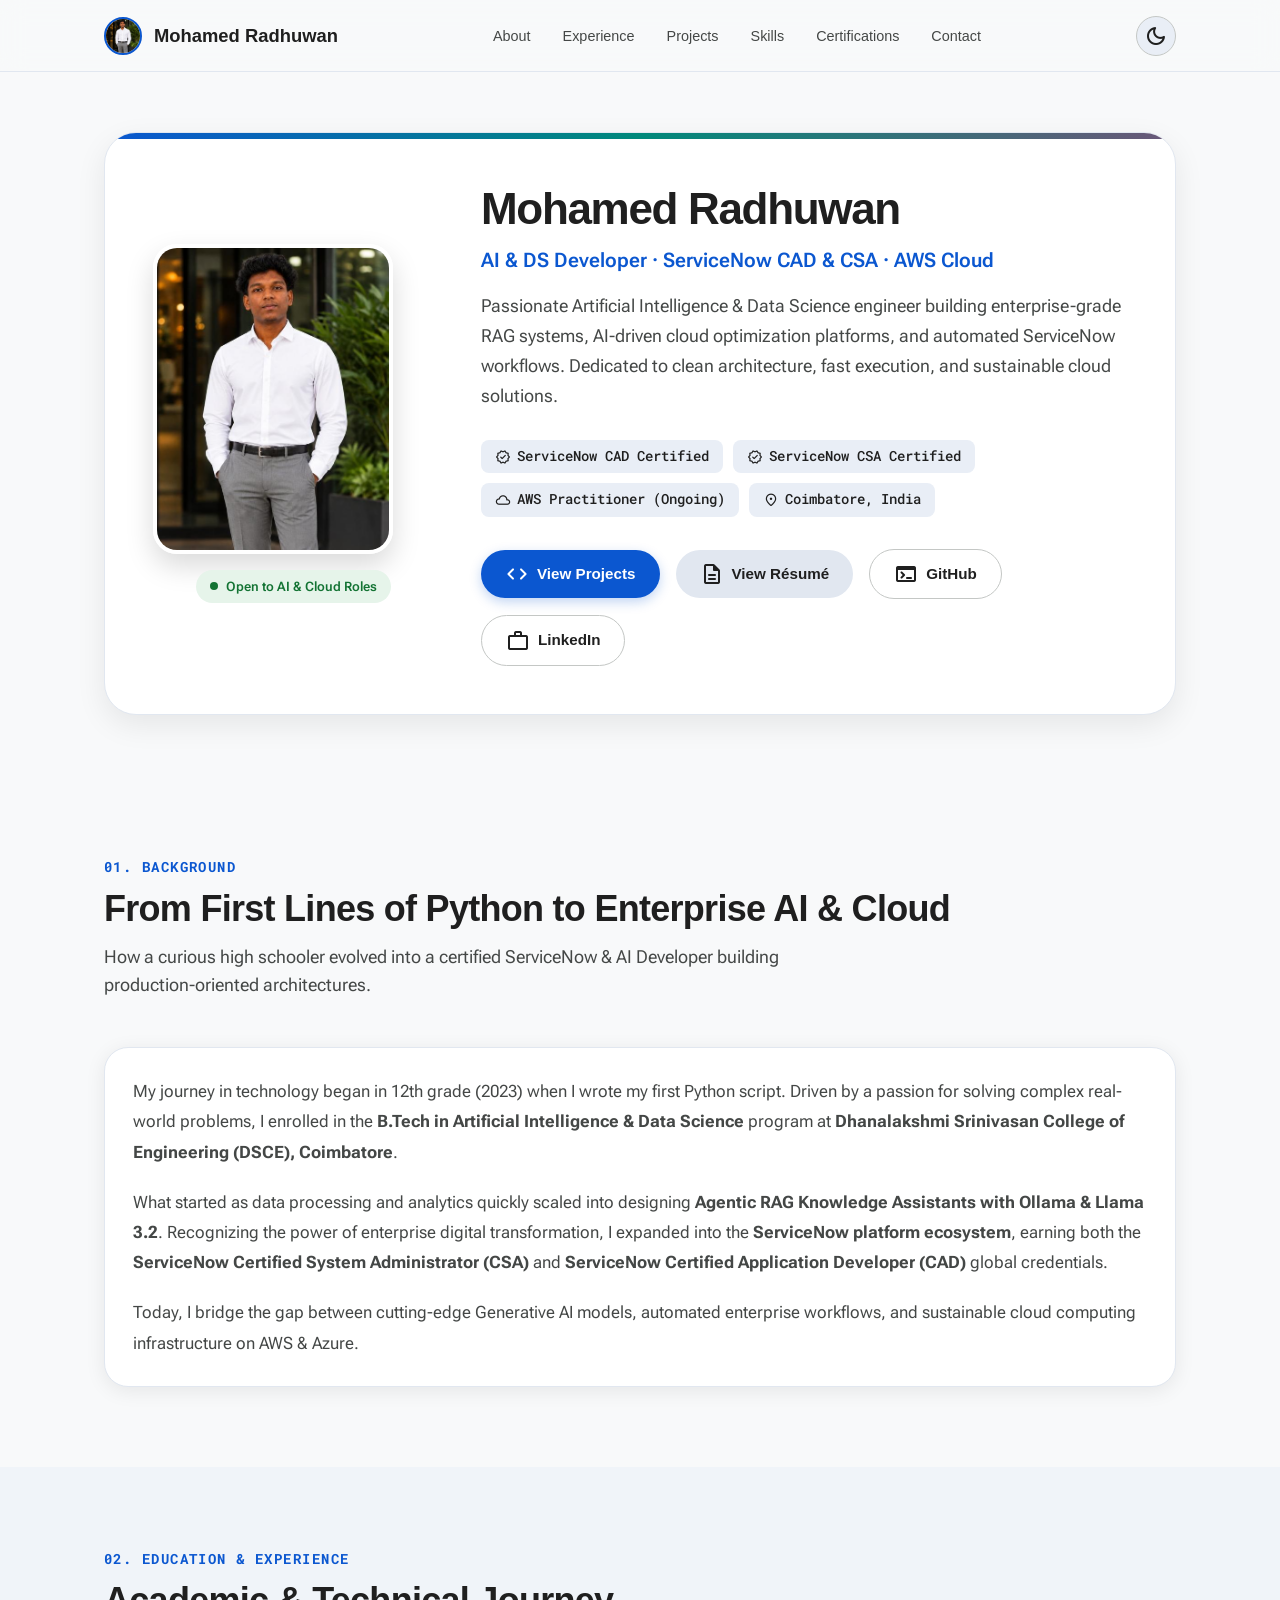
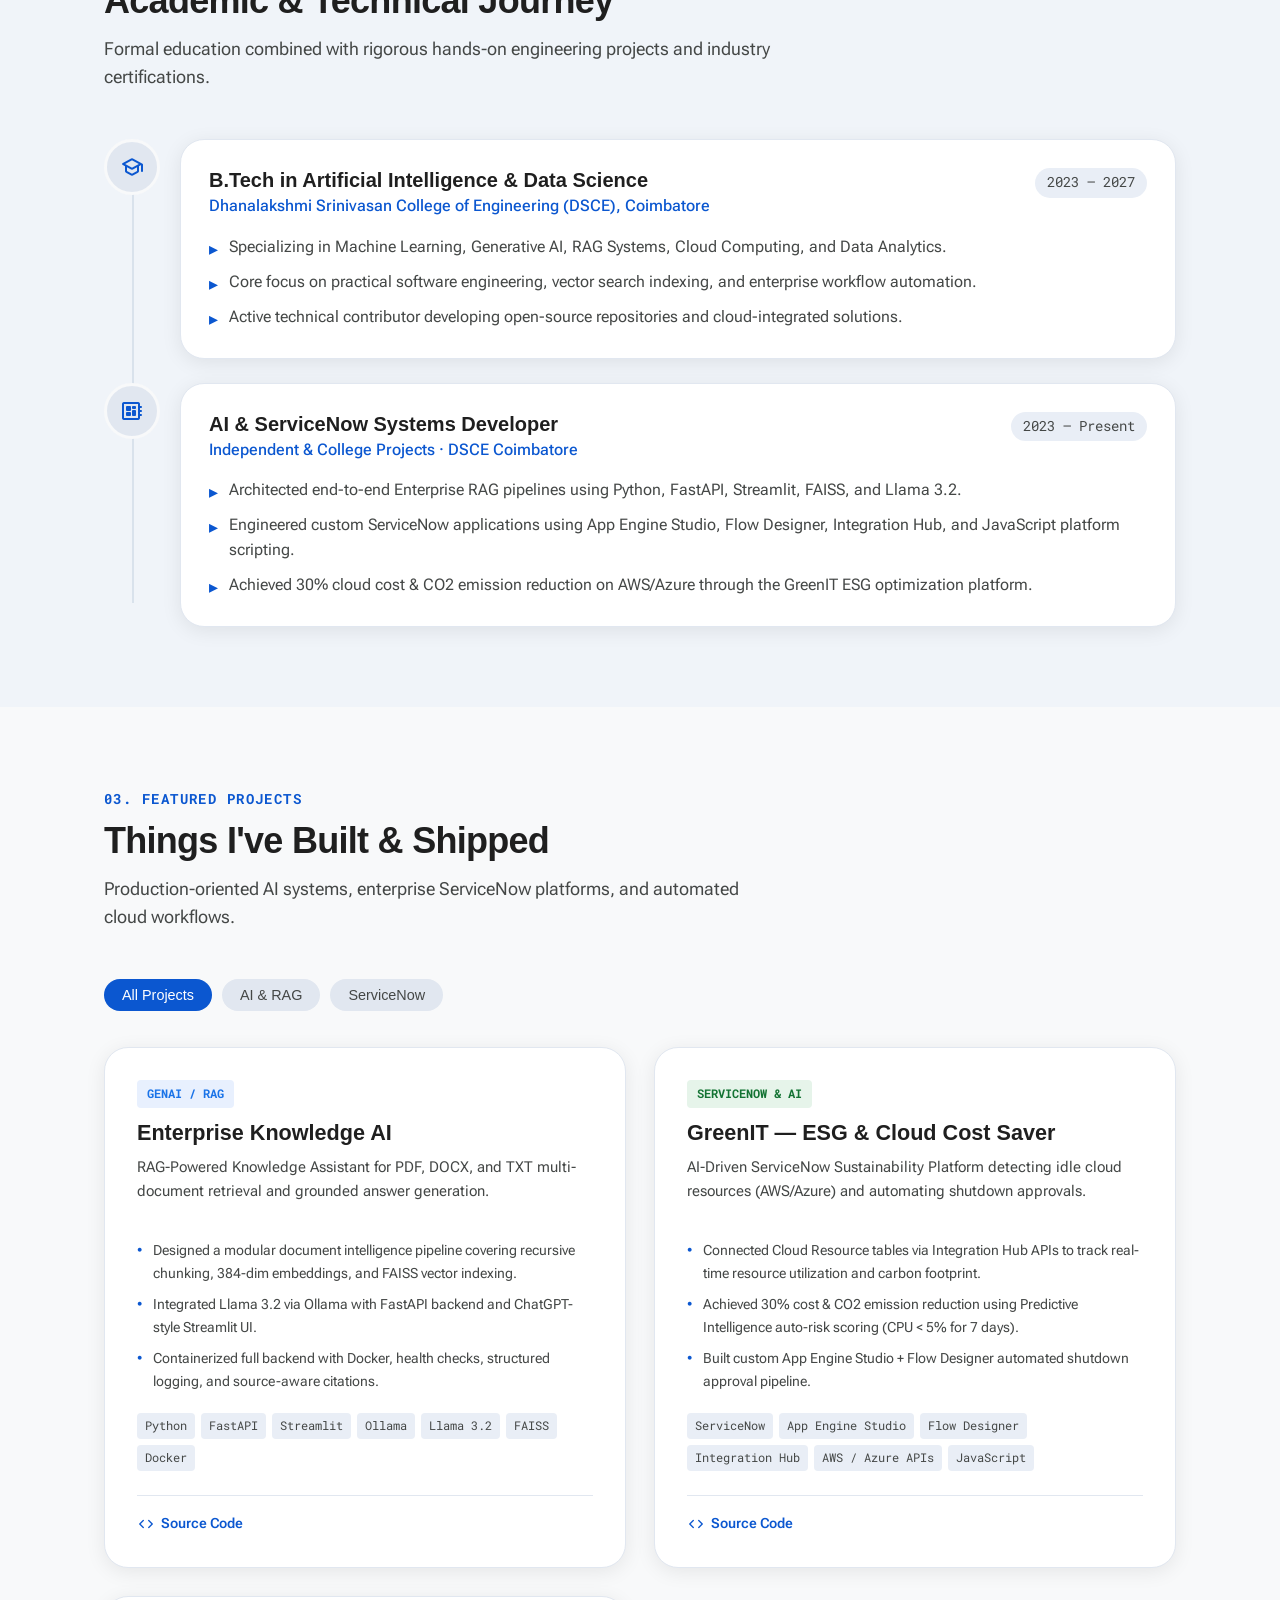
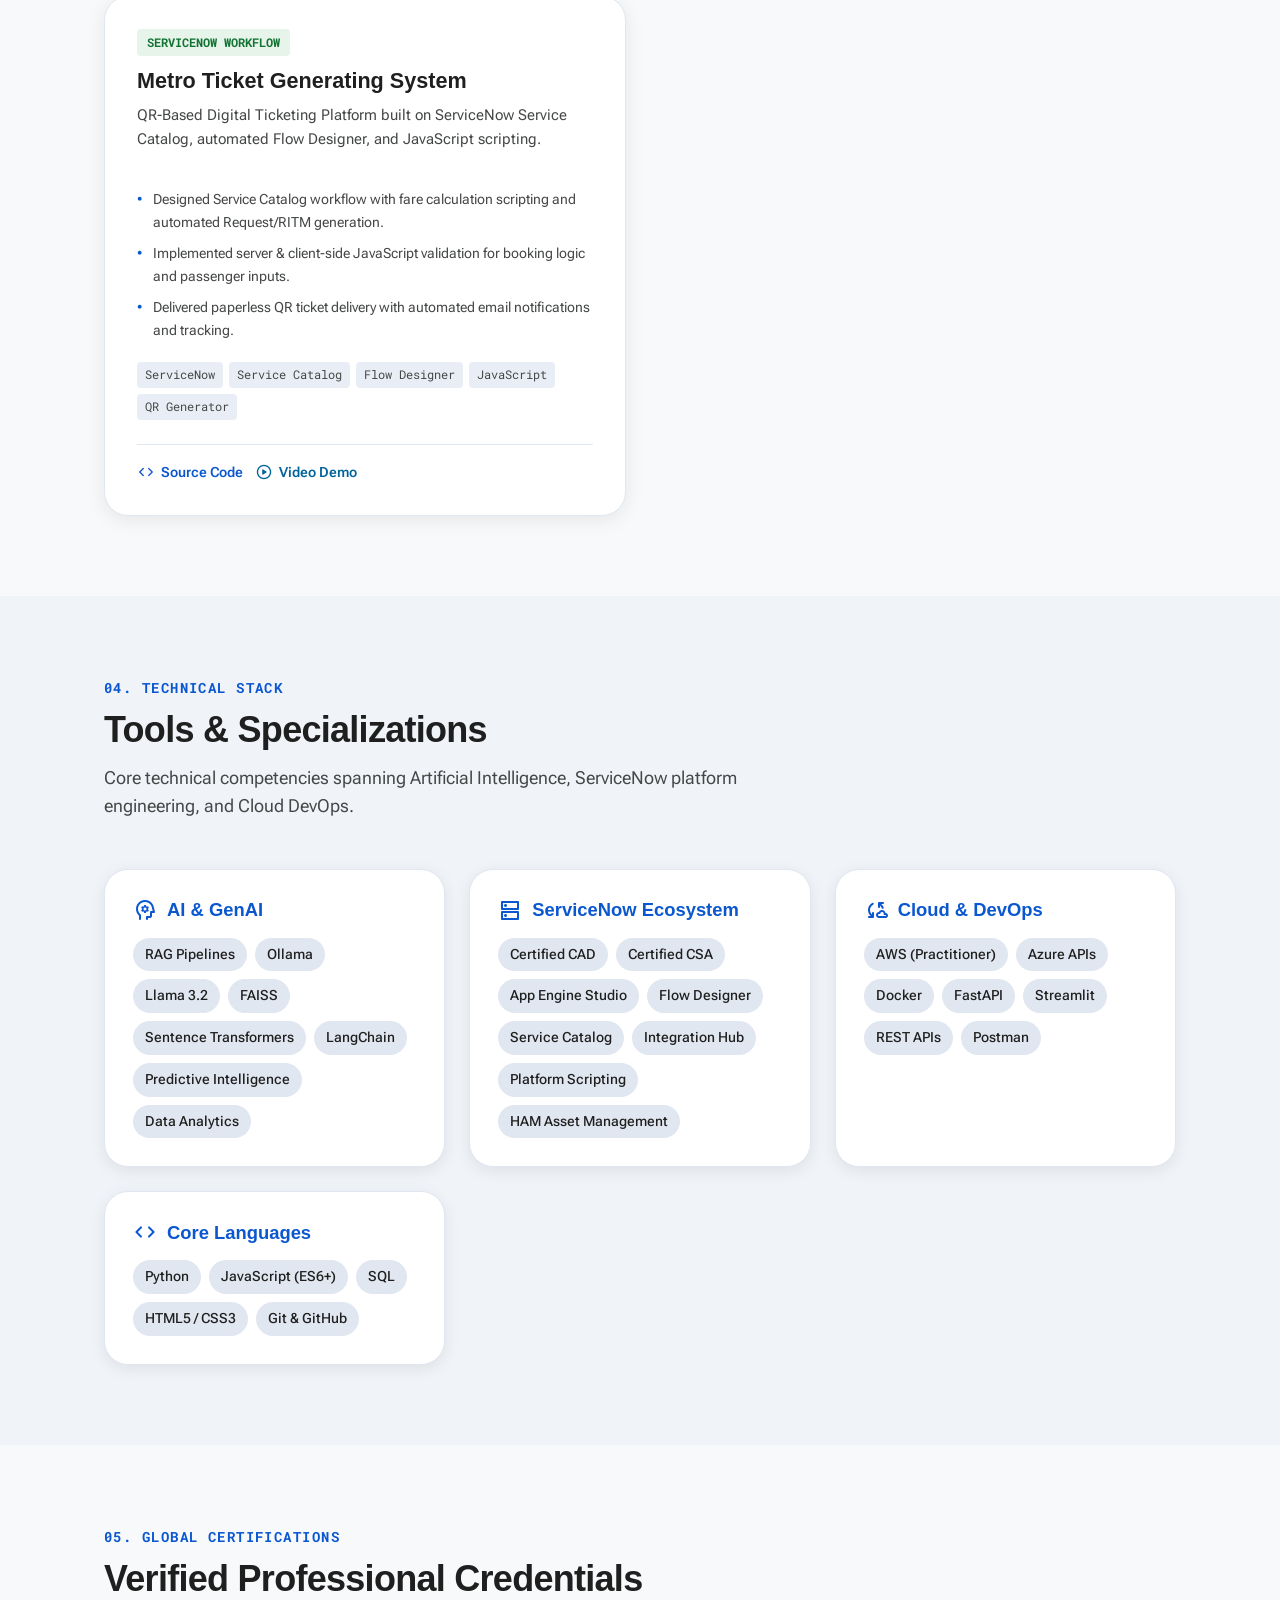
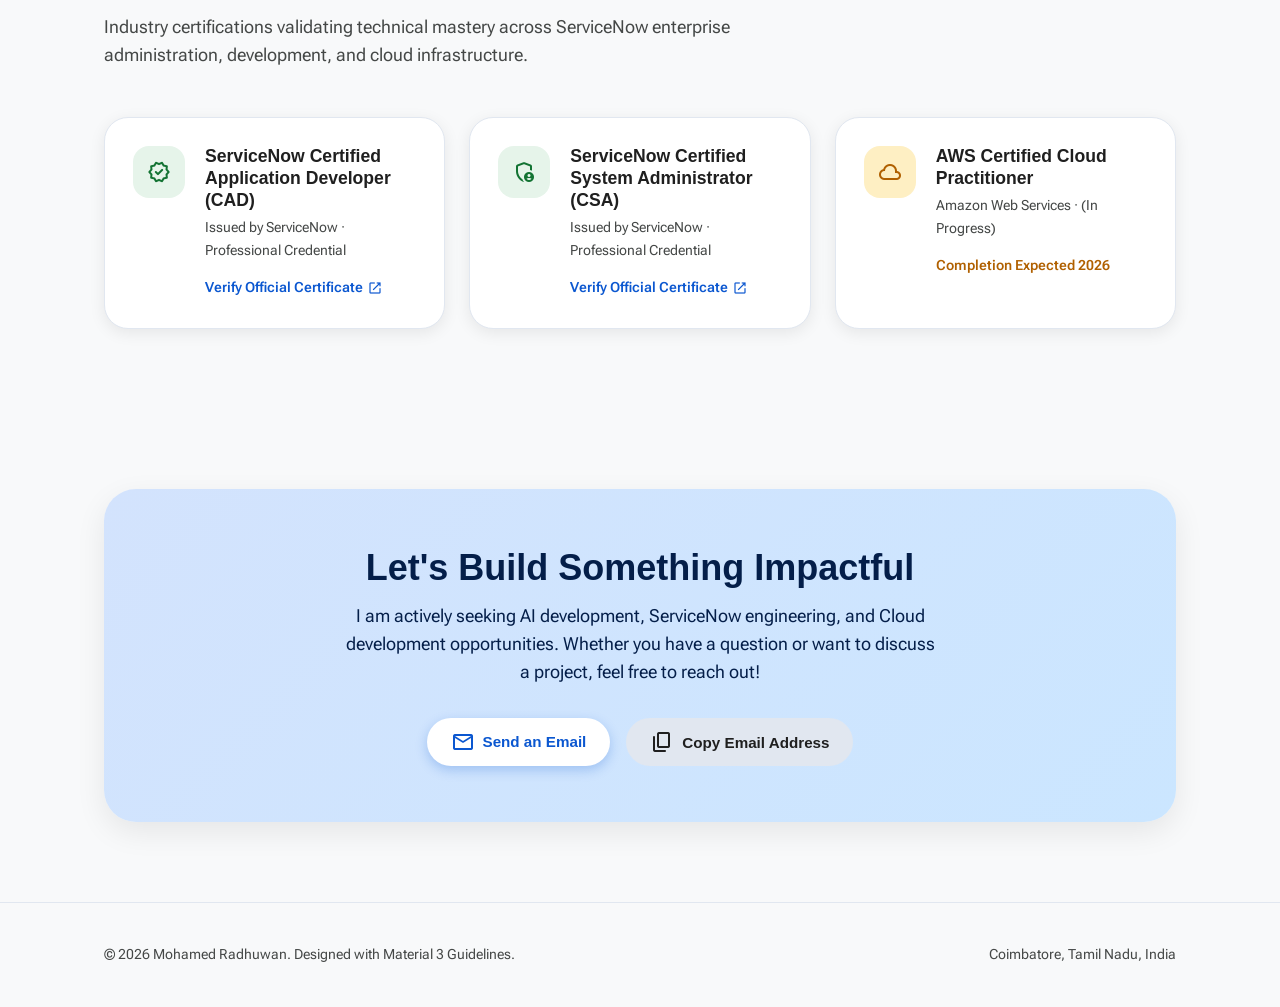
<file: index.html>
<!DOCTYPE html>
<html lang="en" data-theme="light">
<head>
  <meta charset="UTF-8" />
  <meta name="viewport" content="width=device-width, initial-scale=1.0" />
  
  <!-- Primary Meta Tags -->
  <title>Mohamed Radhuwan — AI/ML Developer & ServiceNow Certified Developer</title>
  <meta name="description" content="Mohamed Radhuwan — AI/ML Developer & ServiceNow Certified Application Developer (CAD, CSA). Specializing in RAG, Agentic AI, ServiceNow Flow Automation, and AWS Cloud." />
  <meta name="author" content="Mohamed Radhuwan" />
  <meta name="keywords" content="Mohamed Radhuwan, AI Developer, ServiceNow CAD, ServiceNow CSA, RAG, Ollama, Llama 3.2, Python, FastAPI, AWS, GreenIT, DSCE Coimbatore" />
  <meta name="robots" content="index, follow" />

  <!-- OpenGraph / Social Media -->
  <meta property="og:type" content="website" />
  <meta property="og:title" content="Mohamed Radhuwan — AI/ML Developer & ServiceNow Certified Developer" />
  <meta property="og:description" content="Building Intelligent AI Systems, ServiceNow Workflow Automations & Enterprise Cloud Solutions." />
  <meta property="og:image" content="assets/images/profile.jpg" />
  <meta property="og:url" content="https://mohamedradhuwan.github.io/" />

  <!-- Structured Data (Schema.org Person) -->
  <script type="application/ld+json">
  {
    "@context": "https://schema.org",
    "@type": "Person",
    "name": "Mohamed Radhuwan",
    "jobTitle": "AI/ML Developer & ServiceNow Certified Developer",
    "url": "https://mohamedradhuwan.github.io/",
    "image": "assets/images/profile.jpg",
    "email": "mailto:mohamedradhuwan07@gmail.com",
    "address": {
      "@type": "PostalAddress",
      "addressLocality": "Coimbatore",
      "addressRegion": "Tamil Nadu",
      "addressCountry": "IN"
    },
    "alumniOf": {
      "@type": "EducationalOrganization",
      "name": "Dhanalakshmi Srinivasan College of Engineering, Coimbatore"
    },
    "hasCredential": [
      {
        "@type": "EducationalOccupationalCredential",
        "name": "ServiceNow Certified Application Developer (CAD)"
      },
      {
        "@type": "EducationalOccupationalCredential",
        "name": "ServiceNow Certified System Administrator (CSA)"
      }
    ],
    "sameAs": [
      "https://github.com/MohamedRadhuwan",
      "https://www.linkedin.com/in/mohamed-radhuwan-4238a5309"
    ]
  }
  </script>

  <!-- Google Fonts & Material Icons -->
  <link rel="preconnect" href="https://fonts.googleapis.com" />
  <link rel="preconnect" href="https://fonts.gstatic.com" crossorigin />
  <link href="https://fonts.googleapis.com/css2?family=Google+Sans:wght@400;500;700&family=Roboto+Flex:wght@300;400;500;600;700&family=Roboto+Mono:wght@400;500;600&display=swap" rel="stylesheet" />
  <link rel="stylesheet" href="https://fonts.googleapis.com/css2?family=Material+Symbols+Rounded:opsz,wght,FILL,GRAD@24,400,0,0" />

  <!-- Custom Stylesheet -->
  <link rel="stylesheet" href="assets/css/styles.css" />
</head>
<body>

  <!-- ─── Header / Navigation Bar ────────────────────────────────────────── -->
  <header class="appbar">
    <div class="container appbar-inner">
      <a href="#" class="brand">
        <img src="assets/images/profile.jpg" alt="Mohamed Radhuwan Avatar" class="brand-avatar" />
        <span>Mohamed Radhuwan</span>
      </a>

      <nav>
        <ul class="nav-links" id="navLinks">
          <li><a href="#about" class="nav-link">About</a></li>
          <li><a href="#experience" class="nav-link">Experience</a></li>
          <li><a href="#projects" class="nav-link">Projects</a></li>
          <li><a href="#skills" class="nav-link">Skills</a></li>
          <li><a href="#certifications" class="nav-link">Certifications</a></li>
          <li><a href="#contact" class="nav-link">Contact</a></li>
        </ul>
      </nav>

      <div class="nav-actions">
        <button id="themeToggleBtn" class="theme-toggle-btn" aria-label="Toggle Theme">
          <span class="material-symbols-rounded" id="themeIcon">dark_mode</span>
        </button>
        <button id="mobileMenuBtn" class="mobile-menu-btn" aria-label="Toggle Mobile Menu">
          <span class="material-symbols-rounded">menu</span>
        </button>
      </div>
    </div>
  </header>

  <!-- ─── Hero Section ───────────────────────────────────────────────────── -->
  <section class="hero-section">
    <div class="container">
      <div class="hero-card">
        <div class="hero-image-wrapper">
          <img src="assets/images/profile.jpg" alt="Mohamed Radhuwan" class="hero-avatar" />
          <div class="status-badge">
            <span class="pulse-dot"></span> Open to AI & Cloud Roles
          </div>
        </div>

        <div class="hero-content">
          <h1>Mohamed Radhuwan</h1>
          <div class="hero-title">AI & DS Developer · ServiceNow CAD & CSA · AWS Cloud</div>
          
          <p class="hero-bio">
            Passionate Artificial Intelligence & Data Science engineer building enterprise-grade RAG systems, AI-driven cloud optimization platforms, and automated ServiceNow workflows. Dedicated to clean architecture, fast execution, and sustainable cloud solutions.
          </p>

          <div class="hero-badges">
            <span class="hero-chip"><span class="material-symbols-rounded" style="font-size: 16px;">verified</span> ServiceNow CAD Certified</span>
            <span class="hero-chip"><span class="material-symbols-rounded" style="font-size: 16px;">verified</span> ServiceNow CSA Certified</span>
            <span class="hero-chip"><span class="material-symbols-rounded" style="font-size: 16px;">cloud</span> AWS Practitioner (Ongoing)</span>
            <span class="hero-chip"><span class="material-symbols-rounded" style="font-size: 16px;">location_on</span> Coimbatore, India</span>
          </div>

          <div class="hero-actions">
            <a href="#projects" class="btn btn-primary">
              <span class="material-symbols-rounded">code</span> View Projects
            </a>
            <a href="resume.html" target="_blank" class="btn btn-secondary">
              <span class="material-symbols-rounded">description</span> View Résumé
            </a>
            <a href="https://github.com/MohamedRadhuwan" target="_blank" rel="noopener" class="btn btn-outline">
              <span class="material-symbols-rounded">terminal</span> GitHub
            </a>
            <a href="https://www.linkedin.com/in/mohamed-radhuwan-4238a5309" target="_blank" rel="noopener" class="btn btn-outline">
              <span class="material-symbols-rounded">work</span> LinkedIn
            </a>
          </div>
        </div>
      </div>
    </div>
  </section>

  <!-- ─── Section 01: About Me ───────────────────────────────────────────── -->
  <section id="about" class="section">
    <div class="container">
      <div class="section-header">
        <span class="section-num">01. Background</span>
        <h2 class="section-title">From First Lines of Python to Enterprise AI & Cloud</h2>
        <p class="section-dek">How a curious high schooler evolved into a certified ServiceNow & AI Developer building production-oriented architectures.</p>
      </div>

      <div class="timeline-card">
        <p style="font-size: 1.05rem; line-height: 1.8; color: var(--md-sys-color-on-surface-variant); margin-bottom: 20px;">
          My journey in technology began in 12th grade (2023) when I wrote my first Python script. Driven by a passion for solving complex real-world problems, I enrolled in the <strong>B.Tech in Artificial Intelligence & Data Science</strong> program at <strong>Dhanalakshmi Srinivasan College of Engineering (DSCE), Coimbatore</strong>.
        </p>
        <p style="font-size: 1.05rem; line-height: 1.8; color: var(--md-sys-color-on-surface-variant); margin-bottom: 20px;">
          What started as data processing and analytics quickly scaled into designing <strong>Agentic RAG Knowledge Assistants with Ollama & Llama 3.2</strong>. Recognizing the power of enterprise digital transformation, I expanded into the <strong>ServiceNow platform ecosystem</strong>, earning both the <strong>ServiceNow Certified System Administrator (CSA)</strong> and <strong>ServiceNow Certified Application Developer (CAD)</strong> global credentials.
        </p>
        <p style="font-size: 1.05rem; line-height: 1.8; color: var(--md-sys-color-on-surface-variant);">
          Today, I bridge the gap between cutting-edge Generative AI models, automated enterprise workflows, and sustainable cloud computing infrastructure on AWS & Azure.
        </p>
      </div>
    </div>
  </section>

  <!-- ─── Section 02: Experience & Education ─────────────────────────────── -->
  <section id="experience" class="section" style="background: var(--md-sys-color-surface-container-low);">
    <div class="container">
      <div class="section-header">
        <span class="section-num">02. Education & Experience</span>
        <h2 class="section-title">Academic & Technical Journey</h2>
        <p class="section-dek">Formal education combined with rigorous hands-on engineering projects and industry certifications.</p>
      </div>

      <div class="timeline">
        <!-- Education Entry -->
        <div class="timeline-item">
          <div class="timeline-icon">
            <span class="material-symbols-rounded">school</span>
          </div>
          <div class="timeline-card">
            <div class="timeline-header">
              <div>
                <h3 class="timeline-role">B.Tech in Artificial Intelligence & Data Science</h3>
                <div class="timeline-org">Dhanalakshmi Srinivasan College of Engineering (DSCE), Coimbatore</div>
              </div>
              <span class="timeline-date">2023 – 2027</span>
            </div>
            <ul class="timeline-bullets">
              <li>Specializing in Machine Learning, Generative AI, RAG Systems, Cloud Computing, and Data Analytics.</li>
              <li>Core focus on practical software engineering, vector search indexing, and enterprise workflow automation.</li>
              <li>Active technical contributor developing open-source repositories and cloud-integrated solutions.</li>
            </ul>
          </div>
        </div>

        <!-- Practical Engineering Role -->
        <div class="timeline-item">
          <div class="timeline-icon">
            <span class="material-symbols-rounded">developer_board</span>
          </div>
          <div class="timeline-card">
            <div class="timeline-header">
              <div>
                <h3 class="timeline-role">AI & ServiceNow Systems Developer</h3>
                <div class="timeline-org">Independent & College Projects · DSCE Coimbatore</div>
              </div>
              <span class="timeline-date">2023 – Present</span>
            </div>
            <ul class="timeline-bullets">
              <li>Architected end-to-end Enterprise RAG pipelines using Python, FastAPI, Streamlit, FAISS, and Llama 3.2.</li>
              <li>Engineered custom ServiceNow applications using App Engine Studio, Flow Designer, Integration Hub, and JavaScript platform scripting.</li>
              <li>Achieved 30% cloud cost & CO2 emission reduction on AWS/Azure through the GreenIT ESG optimization platform.</li>
            </ul>
          </div>
        </div>
      </div>
    </div>
  </section>

  <!-- ─── Section 03: Projects Showcase ─────────────────────────────────── -->
  <section id="projects" class="section">
    <div class="container">
      <div class="section-header">
        <span class="section-num">03. Featured Projects</span>
        <h2 class="section-title">Things I've Built & Shipped</h2>
        <p class="section-dek">Production-oriented AI systems, enterprise ServiceNow platforms, and automated cloud workflows.</p>
      </div>

      <!-- Filter Controls -->
      <div class="projects-filter">
        <button class="filter-btn active" data-filter="all">All Projects</button>
        <button class="filter-btn" data-filter="ai">AI & RAG</button>
        <button class="filter-btn" data-filter="servicenow">ServiceNow</button>
      </div>

      <!-- Projects Grid -->
      <div class="projects-grid">

        <!-- Project 1: Enterprise Knowledge AI -->
        <div class="project-card" data-category="ai">
          <div class="project-header">
            <span class="project-badge badge-ai">GenAI / RAG</span>
            <h3 class="project-title">Enterprise Knowledge AI</h3>
            <p class="project-desc">RAG-Powered Knowledge Assistant for PDF, DOCX, and TXT multi-document retrieval and grounded answer generation.</p>
          </div>

          <ul class="project-bullets">
            <li>Designed a modular document intelligence pipeline covering recursive chunking, 384-dim embeddings, and FAISS vector indexing.</li>
            <li>Integrated Llama 3.2 via Ollama with FastAPI backend and ChatGPT-style Streamlit UI.</li>
            <li>Containerized full backend with Docker, health checks, structured logging, and source-aware citations.</li>
          </ul>

          <div class="tech-tags">
            <span class="tech-chip">Python</span>
            <span class="tech-chip">FastAPI</span>
            <span class="tech-chip">Streamlit</span>
            <span class="tech-chip">Ollama</span>
            <span class="tech-chip">Llama 3.2</span>
            <span class="tech-chip">FAISS</span>
            <span class="tech-chip">Docker</span>
          </div>

          <div class="project-links">
            <a href="https://github.com/MohamedRadhuwan/enterprise_knowledge_ai.git" target="_blank" rel="noopener" class="project-link-btn">
              <span class="material-symbols-rounded" style="font-size: 18px;">code</span> Source Code
            </a>
          </div>
        </div>

        <!-- Project 2: GreenIT ESG Cost Saver -->
        <div class="project-card" data-category="servicenow">
          <div class="project-header">
            <span class="project-badge badge-servicenow">ServiceNow & AI</span>
            <h3 class="project-title">GreenIT — ESG & Cloud Cost Saver</h3>
            <p class="project-desc">AI-Driven ServiceNow Sustainability Platform detecting idle cloud resources (AWS/Azure) and automating shutdown approvals.</p>
          </div>

          <ul class="project-bullets">
            <li>Connected Cloud Resource tables via Integration Hub APIs to track real-time resource utilization and carbon footprint.</li>
            <li>Achieved 30% cost & CO2 emission reduction using Predictive Intelligence auto-risk scoring (CPU &lt; 5% for 7 days).</li>
            <li>Built custom App Engine Studio + Flow Designer automated shutdown approval pipeline.</li>
          </ul>

          <div class="tech-tags">
            <span class="tech-chip">ServiceNow</span>
            <span class="tech-chip">App Engine Studio</span>
            <span class="tech-chip">Flow Designer</span>
            <span class="tech-chip">Integration Hub</span>
            <span class="tech-chip">AWS / Azure APIs</span>
            <span class="tech-chip">JavaScript</span>
          </div>

          <div class="project-links">
            <a href="https://github.com/MohamedRadhuwan/-Green-IT---ESG-Cost-Saver.git" target="_blank" rel="noopener" class="project-link-btn">
              <span class="material-symbols-rounded" style="font-size: 18px;">code</span> Source Code
            </a>
          </div>
        </div>

        <!-- Project 3: Metro Ticket Generating System -->
        <div class="project-card" data-category="servicenow">
          <div class="project-header">
            <span class="project-badge badge-servicenow">ServiceNow Workflow</span>
            <h3 class="project-title">Metro Ticket Generating System</h3>
            <p class="project-desc">QR-Based Digital Ticketing Platform built on ServiceNow Service Catalog, automated Flow Designer, and JavaScript scripting.</p>
          </div>

          <ul class="project-bullets">
            <li>Designed Service Catalog workflow with fare calculation scripting and automated Request/RITM generation.</li>
            <li>Implemented server & client-side JavaScript validation for booking logic and passenger inputs.</li>
            <li>Delivered paperless QR ticket delivery with automated email notifications and tracking.</li>
          </ul>

          <div class="tech-tags">
            <span class="tech-chip">ServiceNow</span>
            <span class="tech-chip">Service Catalog</span>
            <span class="tech-chip">Flow Designer</span>
            <span class="tech-chip">JavaScript</span>
            <span class="tech-chip">QR Generator</span>
          </div>

          <div class="project-links">
            <a href="https://github.com/MohamedRadhuwan/metro-ticket-system.git" target="_blank" rel="noopener" class="project-link-btn">
              <span class="material-symbols-rounded" style="font-size: 18px;">code</span> Source Code
            </a>
            <a href="https://drive.google.com/file/d/1PAHJwAY0lRxTfcAcAOClHF8THeSPDjKH/view?usp=drive_link" target="_blank" rel="noopener" class="project-link-btn" style="color: var(--md-sys-color-secondary);">
              <span class="material-symbols-rounded" style="font-size: 18px;">play_circle</span> Video Demo
            </a>
          </div>
        </div>

      </div>
    </div>
  </section>

  <!-- ─── Section 04: Technical Skills ──────────────────────────────────── -->
  <section id="skills" class="section" style="background: var(--md-sys-color-surface-container-low);">
    <div class="container">
      <div class="section-header">
        <span class="section-num">04. Technical Stack</span>
        <h2 class="section-title">Tools & Specializations</h2>
        <p class="section-dek">Core technical competencies spanning Artificial Intelligence, ServiceNow platform engineering, and Cloud DevOps.</p>
      </div>

      <div class="skills-grid">
        <!-- AI & GenAI Card -->
        <div class="skill-category-card">
          <h3 class="skill-category-title">
            <span class="material-symbols-rounded">psychology</span> AI & GenAI
          </h3>
          <div class="skill-tags">
            <span class="skill-tag">RAG Pipelines</span>
            <span class="skill-tag">Ollama</span>
            <span class="skill-tag">Llama 3.2</span>
            <span class="skill-tag">FAISS</span>
            <span class="skill-tag">Sentence Transformers</span>
            <span class="skill-tag">LangChain</span>
            <span class="skill-tag">Predictive Intelligence</span>
            <span class="skill-tag">Data Analytics</span>
          </div>
        </div>

        <!-- ServiceNow Platform Card -->
        <div class="skill-category-card">
          <h3 class="skill-category-title">
            <span class="material-symbols-rounded">dns</span> ServiceNow Ecosystem
          </h3>
          <div class="skill-tags">
            <span class="skill-tag">Certified CAD</span>
            <span class="skill-tag">Certified CSA</span>
            <span class="skill-tag">App Engine Studio</span>
            <span class="skill-tag">Flow Designer</span>
            <span class="skill-tag">Service Catalog</span>
            <span class="skill-tag">Integration Hub</span>
            <span class="skill-tag">Platform Scripting</span>
            <span class="skill-tag">HAM Asset Management</span>
          </div>
        </div>

        <!-- Cloud & Languages Card -->
        <div class="skill-category-card">
          <h3 class="skill-category-title">
            <span class="material-symbols-rounded">cloud_sync</span> Cloud & DevOps
          </h3>
          <div class="skill-tags">
            <span class="skill-tag">AWS (Practitioner)</span>
            <span class="skill-tag">Azure APIs</span>
            <span class="skill-tag">Docker</span>
            <span class="skill-tag">FastAPI</span>
            <span class="skill-tag">Streamlit</span>
            <span class="skill-tag">REST APIs</span>
            <span class="skill-tag">Postman</span>
          </div>
        </div>

        <!-- Languages & Core Card -->
        <div class="skill-category-card">
          <h3 class="skill-category-title">
            <span class="material-symbols-rounded">code</span> Core Languages
          </h3>
          <div class="skill-tags">
            <span class="skill-tag">Python</span>
            <span class="skill-tag">JavaScript (ES6+)</span>
            <span class="skill-tag">SQL</span>
            <span class="skill-tag">HTML5 / CSS3</span>
            <span class="skill-tag">Git & GitHub</span>
          </div>
        </div>
      </div>
    </div>
  </section>

  <!-- ─── Section 05: Official Certifications ────────────────────────────── -->
  <section id="certifications" class="section">
    <div class="container">
      <div class="section-header">
        <span class="section-num">05. Global Certifications</span>
        <h2 class="section-title">Verified Professional Credentials</h2>
        <p class="section-dek">Industry certifications validating technical mastery across ServiceNow enterprise administration, development, and cloud infrastructure.</p>
      </div>

      <div class="certs-grid">
        <!-- ServiceNow CAD -->
        <div class="cert-card">
          <div class="cert-badge-icon">
            <span class="material-symbols-rounded">verified</span>
          </div>
          <div>
            <h3 class="cert-title">ServiceNow Certified Application Developer (CAD)</h3>
            <div class="cert-issuer">Issued by ServiceNow · Professional Credential</div>
            <a href="https://drive.google.com/file/d/1PK05Q4fPVF23osMqiLKRDUowwEBt40PZ/view?usp=drive_link" target="_blank" rel="noopener" class="cert-link">
              Verify Official Certificate <span class="material-symbols-rounded" style="font-size: 16px;">open_in_new</span>
            </a>
          </div>
        </div>

        <!-- ServiceNow CSA -->
        <div class="cert-card">
          <div class="cert-badge-icon">
            <span class="material-symbols-rounded">admin_panel_settings</span>
          </div>
          <div>
            <h3 class="cert-title">ServiceNow Certified System Administrator (CSA)</h3>
            <div class="cert-issuer">Issued by ServiceNow · Professional Credential</div>
            <a href="https://drive.google.com/file/d/14bnH7PRd7JscbyuTK_jWkrSYxxkxK5NQ/view?usp=drive_link" target="_blank" rel="noopener" class="cert-link">
              Verify Official Certificate <span class="material-symbols-rounded" style="font-size: 16px;">open_in_new</span>
            </a>
          </div>
        </div>

        <!-- AWS Cloud Practitioner -->
        <div class="cert-card aws">
          <div class="cert-badge-icon">
            <span class="material-symbols-rounded">cloud_queue</span>
          </div>
          <div>
            <h3 class="cert-title">AWS Certified Cloud Practitioner</h3>
            <div class="cert-issuer">Amazon Web Services · (In Progress)</div>
            <span style="font-size: 0.85rem; color: var(--badge-aws-color); font-weight: 600;">Completion Expected 2026</span>
          </div>
        </div>
      </div>
    </div>
  </section>

  <!-- ─── Section 06: Contact Section ────────────────────────────────────── -->
  <section id="contact" class="section">
    <div class="container">
      <div class="contact-card">
        <h2>Let's Build Something Impactful</h2>
        <p>I am actively seeking AI development, ServiceNow engineering, and Cloud development opportunities. Whether you have a question or want to discuss a project, feel free to reach out!</p>
        
        <div class="contact-actions">
          <a href="mailto:mohamedradhuwan07@gmail.com" class="btn btn-primary" style="background: #ffffff; color: #0b57d0;">
            <span class="material-symbols-rounded">mail</span> Send an Email
          </a>
          <button class="btn btn-secondary copy-email-btn">
            <span class="material-symbols-rounded">content_copy</span> Copy Email Address
          </button>
        </div>
      </div>
    </div>
  </section>

  <!-- ─── Footer ─────────────────────────────────────────────────────────── -->
  <footer class="footer">
    <div class="container footer-inner">
      <div>
        © <span id="year">2026</span> Mohamed Radhuwan. Designed with Material 3 Guidelines.
      </div>
      <div>
        Coimbatore, Tamil Nadu, India
      </div>
    </div>
  </footer>

  <!-- Toast Notification -->
  <div id="toast" class="toast">Email copied to clipboard!</div>

  <!-- Custom JavaScript -->
  <script src="assets/js/main.js"></script>
</body>
</html>
</file>
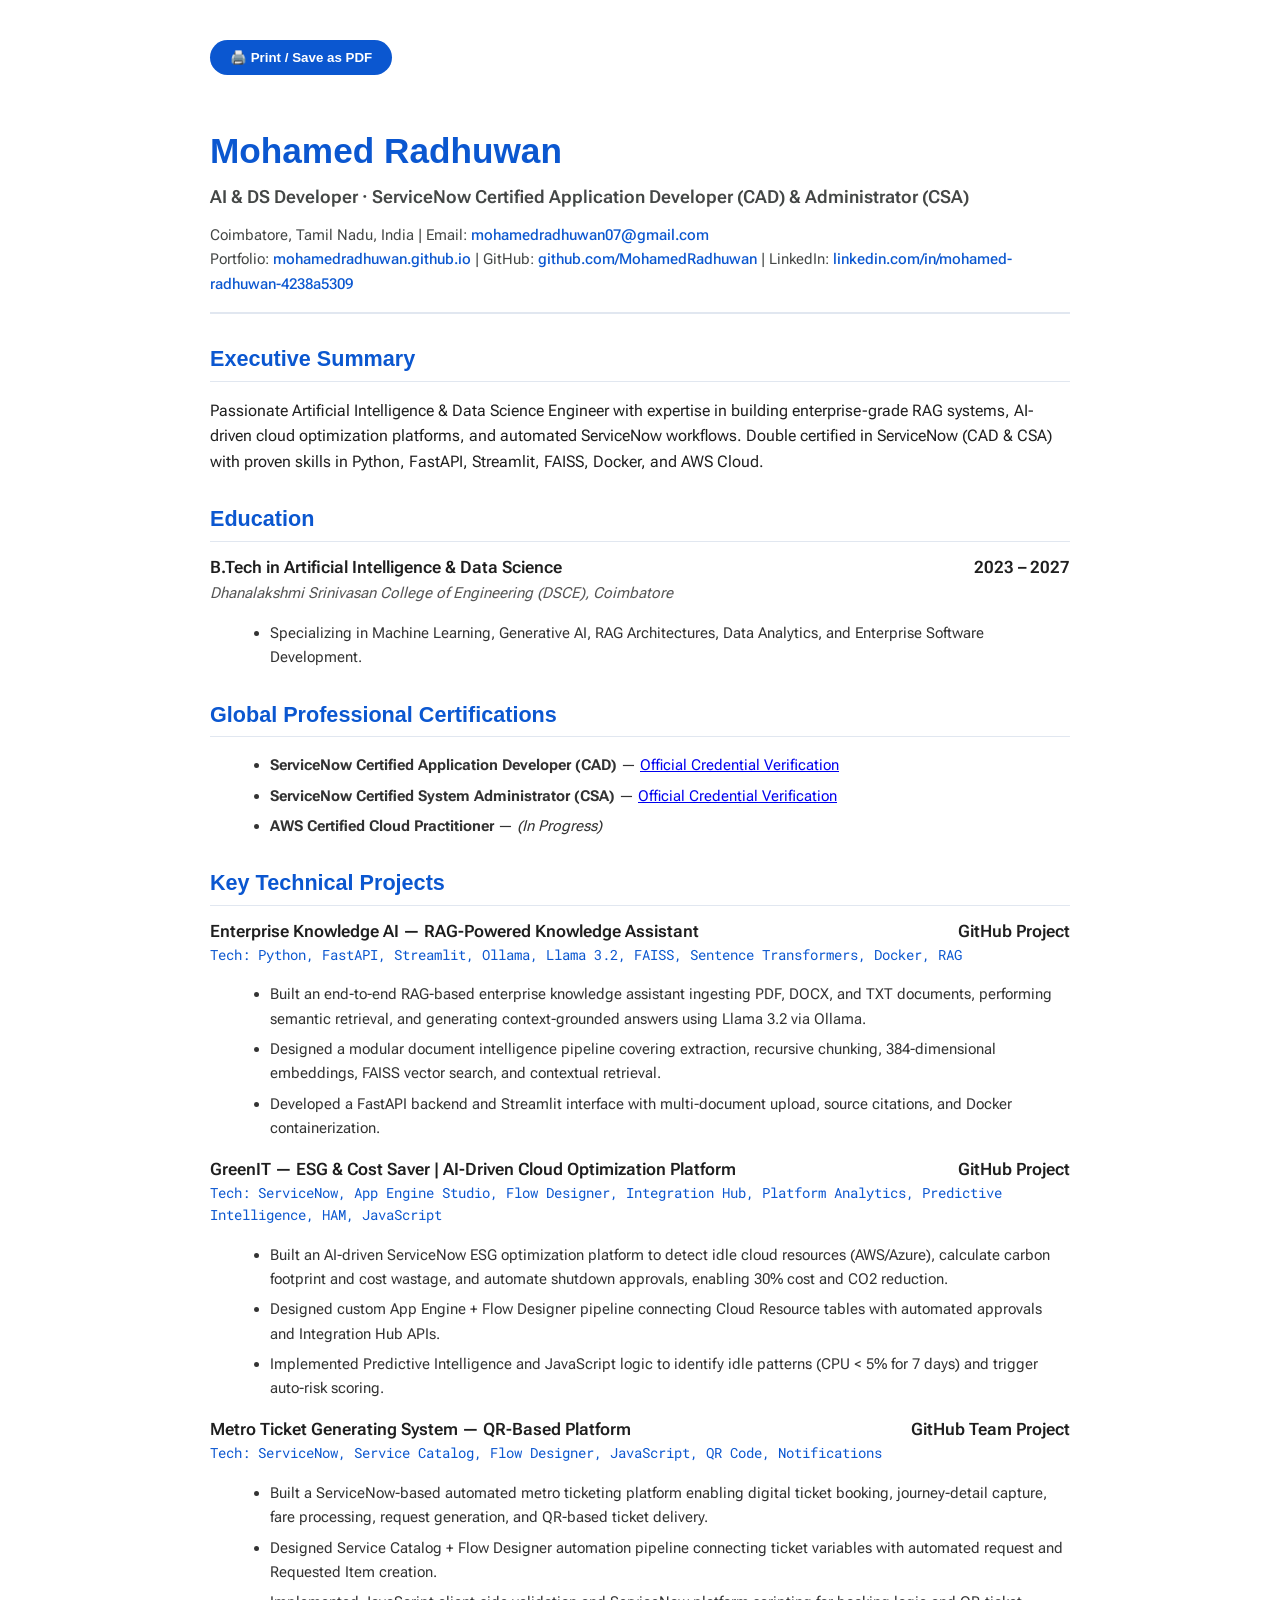
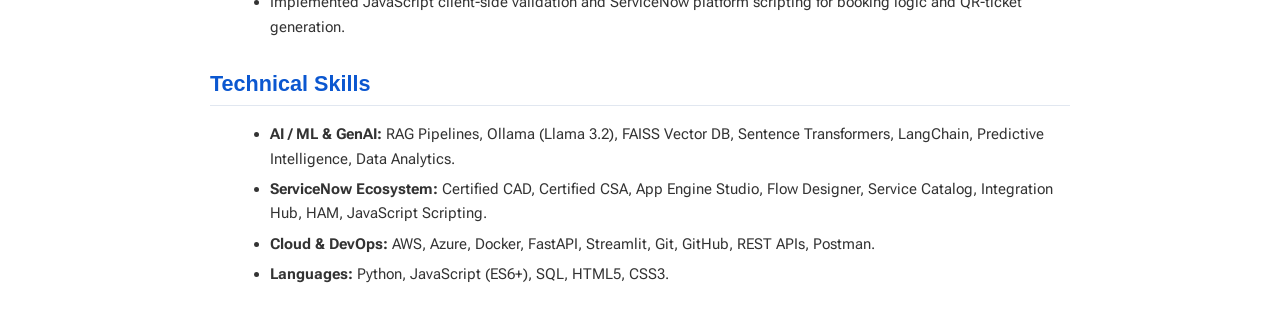
<file: resume.html>
<!DOCTYPE html>
<html lang="en">
<head>
  <meta charset="UTF-8" />
  <meta name="viewport" content="width=device-width, initial-scale=1.0"/>
  <title>Résumé — Mohamed Radhuwan</title>
  <link rel="preconnect" href="https://fonts.googleapis.com" />
  <link rel="preconnect" href="https://fonts.gstatic.com" crossorigin />
  <link href="https://fonts.googleapis.com/css2?family=Google+Sans:wght@400;500;700&family=Roboto+Flex:wght@400;500;600&family=Roboto+Mono:wght@400;500&display=swap" rel="stylesheet" />
  <style>
    body {
      font-family: 'Roboto Flex', system-ui, sans-serif;
      line-height: 1.6;
      color: #1f1f1f;
      max-width: 860px;
      margin: 40px auto;
      padding: 0 24px;
      background-color: #ffffff;
    }
    h1 { font-family: 'Google Sans', sans-serif; font-size: 2.2rem; margin-bottom: 4px; color: #0b57d0; }
    .subtitle { font-size: 1.1rem; font-weight: 600; color: #444746; margin-bottom: 12px; }
    .contact-info { font-size: 0.95rem; color: #444746; margin-bottom: 24px; border-bottom: 2px solid #e1e7f0; padding-bottom: 16px; }
    .contact-info a { color: #0b57d0; text-decoration: none; font-weight: 500; }
    h2 { font-family: 'Google Sans', sans-serif; font-size: 1.35rem; color: #0b57d0; margin-top: 28px; margin-bottom: 12px; border-bottom: 1px solid #e1e7f0; padding-bottom: 4px; }
    .item-header { display: flex; justify-content: space-between; font-weight: 600; font-size: 1.05rem; }
    .item-sub { font-style: italic; color: #555; font-size: 0.95rem; margin-bottom: 8px; }
    ul { margin-left: 20px; margin-bottom: 16px; }
    li { margin-bottom: 6px; font-size: 0.95rem; color: #333; }
    .tech-stack { font-family: 'Roboto Mono', monospace; font-size: 0.85rem; color: #0b57d0; margin-bottom: 6px; }
    .print-btn { display: inline-block; background: #0b57d0; color: #fff; padding: 10px 20px; border-radius: 20px; text-decoration: none; font-weight: 600; margin-bottom: 24px; cursor: pointer; border: none; }
    @media print { .print-btn { display: none; } body { margin: 0; max-width: 100%; } }
  </style>
</head>
<body>

  <button onclick="window.print()" class="print-btn">🖨️ Print / Save as PDF</button>

  <h1>Mohamed Radhuwan</h1>
  <div class="subtitle">AI & DS Developer · ServiceNow Certified Application Developer (CAD) & Administrator (CSA)</div>
  
  <div class="contact-info">
    Coimbatore, Tamil Nadu, India | Email: <a href="mailto:mohamedradhuwan07@gmail.com">mohamedradhuwan07@gmail.com</a><br/>
    Portfolio: <a href="https://mohamedradhuwan.github.io/" target="_blank">mohamedradhuwan.github.io</a> | 
    GitHub: <a href="https://github.com/MohamedRadhuwan" target="_blank">github.com/MohamedRadhuwan</a> | 
    LinkedIn: <a href="https://www.linkedin.com/in/mohamed-radhuwan-4238a5309" target="_blank">linkedin.com/in/mohamed-radhuwan-4238a5309</a>
  </div>

  <h2>Executive Summary</h2>
  <p>Passionate Artificial Intelligence & Data Science Engineer with expertise in building enterprise-grade RAG systems, AI-driven cloud optimization platforms, and automated ServiceNow workflows. Double certified in ServiceNow (CAD & CSA) with proven skills in Python, FastAPI, Streamlit, FAISS, Docker, and AWS Cloud.</p>

  <h2>Education</h2>
  <div class="item-header">
    <span>B.Tech in Artificial Intelligence & Data Science</span>
    <span>2023 – 2027</span>
  </div>
  <div class="item-sub">Dhanalakshmi Srinivasan College of Engineering (DSCE), Coimbatore</div>
  <ul>
    <li>Specializing in Machine Learning, Generative AI, RAG Architectures, Data Analytics, and Enterprise Software Development.</li>
  </ul>

  <h2>Global Professional Certifications</h2>
  <ul>
    <li><strong>ServiceNow Certified Application Developer (CAD)</strong> — <a href="https://drive.google.com/file/d/1PK05Q4fPVF23osMqiLKRDUowwEBt40PZ/view?usp=drive_link" target="_blank">Official Credential Verification</a></li>
    <li><strong>ServiceNow Certified System Administrator (CSA)</strong> — <a href="https://drive.google.com/file/d/14bnH7PRd7JscbyuTK_jWkrSYxxkxK5NQ/view?usp=drive_link" target="_blank">Official Credential Verification</a></li>
    <li><strong>AWS Certified Cloud Practitioner</strong> — <em>(In Progress)</em></li>
  </ul>

  <h2>Key Technical Projects</h2>

  <div class="item-header">
    <span>Enterprise Knowledge AI — RAG-Powered Knowledge Assistant</span>
    <span>GitHub Project</span>
  </div>
  <div class="tech-stack">Tech: Python, FastAPI, Streamlit, Ollama, Llama 3.2, FAISS, Sentence Transformers, Docker, RAG</div>
  <ul>
    <li>Built an end-to-end RAG-based enterprise knowledge assistant ingesting PDF, DOCX, and TXT documents, performing semantic retrieval, and generating context-grounded answers using Llama 3.2 via Ollama.</li>
    <li>Designed a modular document intelligence pipeline covering extraction, recursive chunking, 384-dimensional embeddings, FAISS vector search, and contextual retrieval.</li>
    <li>Developed a FastAPI backend and Streamlit interface with multi-document upload, source citations, and Docker containerization.</li>
  </ul>

  <div class="item-header">
    <span>GreenIT — ESG & Cost Saver | AI-Driven Cloud Optimization Platform</span>
    <span>GitHub Project</span>
  </div>
  <div class="tech-stack">Tech: ServiceNow, App Engine Studio, Flow Designer, Integration Hub, Platform Analytics, Predictive Intelligence, HAM, JavaScript</div>
  <ul>
    <li>Built an AI-driven ServiceNow ESG optimization platform to detect idle cloud resources (AWS/Azure), calculate carbon footprint and cost wastage, and automate shutdown approvals, enabling 30% cost and CO2 reduction.</li>
    <li>Designed custom App Engine + Flow Designer pipeline connecting Cloud Resource tables with automated approvals and Integration Hub APIs.</li>
    <li>Implemented Predictive Intelligence and JavaScript logic to identify idle patterns (CPU &lt; 5% for 7 days) and trigger auto-risk scoring.</li>
  </ul>

  <div class="item-header">
    <span>Metro Ticket Generating System — QR-Based Platform</span>
    <span>GitHub Team Project</span>
  </div>
  <div class="tech-stack">Tech: ServiceNow, Service Catalog, Flow Designer, JavaScript, QR Code, Notifications</div>
  <ul>
    <li>Built a ServiceNow-based automated metro ticketing platform enabling digital ticket booking, journey-detail capture, fare processing, request generation, and QR-based ticket delivery.</li>
    <li>Designed Service Catalog + Flow Designer automation pipeline connecting ticket variables with automated request and Requested Item creation.</li>
    <li>Implemented JavaScript client-side validation and ServiceNow platform scripting for booking logic and QR-ticket generation.</li>
  </ul>

  <h2>Technical Skills</h2>
  <ul>
    <li><strong>AI / ML & GenAI:</strong> RAG Pipelines, Ollama (Llama 3.2), FAISS Vector DB, Sentence Transformers, LangChain, Predictive Intelligence, Data Analytics.</li>
    <li><strong>ServiceNow Ecosystem:</strong> Certified CAD, Certified CSA, App Engine Studio, Flow Designer, Service Catalog, Integration Hub, HAM, JavaScript Scripting.</li>
    <li><strong>Cloud & DevOps:</strong> AWS, Azure, Docker, FastAPI, Streamlit, Git, GitHub, REST APIs, Postman.</li>
    <li><strong>Languages:</strong> Python, JavaScript (ES6+), SQL, HTML5, CSS3.</li>
  </ul>

</body>
</html>
</file>
<file: assets/css/styles.css>
/* ==========================================================================
   Mohamed Radhuwan Portfolio - Material 3 Expressive Design System
   ========================================================================== */

/* ─── CSS Variables / Design Tokens ─────────────────────────────────────── */
:root {
  /* Color Palette - Modern Material 3 Tech (Light Mode) */
  --md-sys-color-primary: #0b57d0;
  --md-sys-color-on-primary: #ffffff;
  --md-sys-color-primary-container: #d3e3fd;
  --md-sys-color-on-primary-container: #041e49;
  --md-sys-color-secondary: #00639b;
  --md-sys-color-secondary-container: #cbe6ff;
  --md-sys-color-on-secondary-container: #001e30;
  --md-sys-color-tertiary: #6b5778;
  --md-sys-color-tertiary-container: #f2daff;
  --md-sys-color-on-tertiary-container: #251431;
  --md-sys-color-accent: #00897b;
  --md-sys-color-surface: #f8f9fa;
  --md-sys-color-surface-container-lowest: #ffffff;
  --md-sys-color-surface-container-low: #f0f4f9;
  --md-sys-color-surface-container: #e9eef6;
  --md-sys-color-surface-container-high: #e1e7f0;
  --md-sys-color-surface-container-highest: #d9e2ec;
  --md-sys-color-on-surface: #1f1f1f;
  --md-sys-color-on-surface-variant: #444746;
  --md-sys-color-outline: #747775;
  --md-sys-color-outline-variant: #c4c7c5;
  --md-sys-color-shadow: rgba(0, 0, 0, 0.08);

  /* Code / Badge Colors */
  --badge-ai-bg: #e8f0fe;
  --badge-ai-color: #1a73e8;
  --badge-servicenow-bg: #e6f4ea;
  --badge-servicenow-color: #137333;
  --badge-aws-bg: #feefc3;
  --badge-aws-color: #b06000;

  /* Fonts */
  --font-display: 'Google Sans', -apple-system, BlinkMacSystemFont, sans-serif;
  --font-body: 'Roboto Flex', sans-serif;
  --font-mono: 'Roboto Mono', monospace;

  /* Spacing & Radii */
  --radius-xs: 4px;
  --radius-sm: 8px;
  --radius-md: 16px;
  --radius-lg: 24px;
  --radius-xl: 32px;
  --radius-full: 9999px;

  /* Transitions */
  --transition-fast: 0.15s cubic-bezier(0.4, 0, 0.2, 1);
  --transition-smooth: 0.3s cubic-bezier(0.4, 0, 0.2, 1);
  --transition-bounce: 0.4s cubic-bezier(0.175, 0.885, 0.32, 1.275);

  /* Container Max Width */
  --max-width: 1120px;
  --header-height: 72px;
}

/* ─── Dark Theme Overrides ─────────────────────────────────────────────── */
[data-theme="dark"] {
  --md-sys-color-primary: #a8c7fa;
  --md-sys-color-on-primary: #062e6f;
  --md-sys-color-primary-container: #0842a0;
  --md-sys-color-on-primary-container: #d3e3fd;
  --md-sys-color-secondary: #97ccf8;
  --md-sys-color-secondary-container: #004b77;
  --md-sys-color-on-secondary-container: #cbe6ff;
  --md-sys-color-tertiary: #d6bee4;
  --md-sys-color-tertiary-container: #523f5f;
  --md-sys-color-on-tertiary-container: #f2daff;
  --md-sys-color-accent: #4db6ac;
  --md-sys-color-surface: #111318;
  --md-sys-color-surface-container-lowest: #0c0e12;
  --md-sys-color-surface-container-low: #191c22;
  --md-sys-color-surface-container: #1e2229;
  --md-sys-color-surface-container-high: #282c35;
  --md-sys-color-surface-container-highest: #333842;
  --md-sys-color-on-surface: #e2e2e6;
  --md-sys-color-on-surface-variant: #c4c7c5;
  --md-sys-color-outline: #8e918f;
  --md-sys-color-outline-variant: #444746;
  --md-sys-color-shadow: rgba(0, 0, 0, 0.5);

  --badge-ai-bg: rgba(26, 115, 232, 0.2);
  --badge-ai-color: #8ab4f8;
  --badge-servicenow-bg: rgba(19, 115, 51, 0.25);
  --badge-servicenow-color: #81c995;
  --badge-aws-bg: rgba(176, 96, 0, 0.25);
  --badge-aws-color: #fdd663;
}

/* ─── Base Reset ───────────────────────────────────────────────────────── */
*, *::before, *::after {
  box-sizing: border-box;
  margin: 0;
  padding: 0;
}

html {
  scroll-behavior: smooth;
  font-size: 16px;
}

body {
  font-family: var(--font-body);
  background-color: var(--md-sys-color-surface);
  color: var(--md-sys-color-on-surface);
  line-height: 1.6;
  overflow-x: hidden;
  transition: background-color var(--transition-smooth), color var(--transition-smooth);
}

a {
  color: var(--md-sys-color-primary);
  text-decoration: none;
  transition: color var(--transition-fast);
}

a:hover {
  text-decoration: underline;
}

img {
  max-width: 100%;
  height: auto;
  display: block;
}

/* ─── Typography & Utilities ───────────────────────────────────────────── */
h1, h2, h3, h4, h5, h6 {
  font-family: var(--font-display);
  font-weight: 700;
  line-height: 1.25;
  color: var(--md-sys-color-on-surface);
}

.mono {
  font-family: var(--font-mono);
}

.container {
  width: 100%;
  max-width: var(--max-width);
  margin: 0 auto;
  padding: 0 24px;
}

.section {
  padding: 80px 0;
  position: relative;
}

.section-header {
  margin-bottom: 48px;
}

.section-num {
  font-family: var(--font-mono);
  font-size: 0.9rem;
  font-weight: 700;
  color: var(--md-sys-color-primary);
  letter-spacing: 0.1em;
  text-transform: uppercase;
  display: block;
  margin-bottom: 8px;
}

.section-title {
  font-size: 2.25rem;
  margin-bottom: 12px;
  letter-spacing: -0.02em;
}

.section-dek {
  font-size: 1.1rem;
  color: var(--md-sys-color-on-surface-variant);
  max-width: 680px;
}

/* ─── Navbar / AppBar ──────────────────────────────────────────────────── */
.appbar {
  position: fixed;
  top: 0;
  left: 0;
  right: 0;
  height: var(--header-height);
  background-color: rgba(248, 249, 250, 0.85);
  backdrop-filter: blur(12px);
  -webkit-backdrop-filter: blur(12px);
  z-index: 1000;
  border-bottom: 1px solid var(--md-sys-color-surface-container-high);
  transition: background-color var(--transition-smooth), border-color var(--transition-smooth);
}

[data-theme="dark"] .appbar {
  background-color: rgba(17, 19, 24, 0.85);
}

.appbar-inner {
  display: flex;
  align-items: center;
  justify-content: space-between;
  height: 100%;
}

.brand {
  display: flex;
  align-items: center;
  gap: 12px;
  font-family: var(--font-display);
  font-weight: 700;
  font-size: 1.15rem;
  color: var(--md-sys-color-on-surface);
  text-decoration: none !important;
}

.brand-avatar {
  width: 38px;
  height: 38px;
  border-radius: var(--radius-full);
  object-fit: cover;
  object-position: top center;
  border: 2px solid var(--md-sys-color-primary);
}

.nav-links {
  display: flex;
  align-items: center;
  gap: 4px;
  list-style: none;
}

.nav-link {
  padding: 8px 14px;
  border-radius: var(--radius-full);
  font-family: var(--font-display);
  font-size: 0.9rem;
  font-weight: 500;
  color: var(--md-sys-color-on-surface-variant);
  transition: all var(--transition-fast);
}

.nav-link:hover, .nav-link.active {
  color: var(--md-sys-color-primary);
  background-color: var(--md-sys-color-surface-container);
  text-decoration: none;
}

.nav-actions {
  display: flex;
  align-items: center;
  gap: 12px;
}

.theme-toggle-btn {
  background: var(--md-sys-color-surface-container);
  border: 1px solid var(--md-sys-color-outline-variant);
  color: var(--md-sys-color-on-surface);
  width: 40px;
  height: 40px;
  border-radius: var(--radius-full);
  display: flex;
  align-items: center;
  justify-content: center;
  cursor: pointer;
  transition: all var(--transition-fast);
}

.theme-toggle-btn:hover {
  background: var(--md-sys-color-surface-container-high);
  color: var(--md-sys-color-primary);
  transform: scale(1.05);
}

.mobile-menu-btn {
  display: none;
  background: none;
  border: none;
  color: var(--md-sys-color-on-surface);
  cursor: pointer;
  padding: 8px;
}

/* ─── Hero Section ─────────────────────────────────────────────────────── */
.hero-section {
  padding-top: calc(var(--header-height) + 60px);
  padding-bottom: 60px;
}

.hero-card {
  background: var(--md-sys-color-surface-container-lowest);
  border: 1px solid var(--md-sys-color-surface-container-high);
  border-radius: var(--radius-xl);
  padding: 48px;
  box-shadow: 0 10px 30px var(--md-sys-color-shadow);
  display: grid;
  grid-template-columns: 280px 1fr;
  gap: 48px;
  align-items: center;
  position: relative;
  overflow: hidden;
}

.hero-card::before {
  content: '';
  position: absolute;
  top: 0;
  left: 0;
  right: 0;
  height: 6px;
  background: linear-gradient(90deg, #0b57d0, #00897b, #6b5778);
}

.hero-image-wrapper {
  position: relative;
  text-align: center;
}

.hero-avatar {
  width: 240px;
  height: 310px;
  border-radius: var(--radius-lg);
  object-fit: cover;
  object-position: top center;
  box-shadow: 0 12px 28px rgba(0, 0, 0, 0.15);
  border: 4px solid var(--md-sys-color-surface-container-lowest);
}

.status-badge {
  display: inline-flex;
  align-items: center;
  gap: 8px;
  background: var(--badge-servicenow-bg);
  color: var(--badge-servicenow-color);
  padding: 6px 14px;
  border-radius: var(--radius-full);
  font-size: 0.825rem;
  font-weight: 600;
  margin-top: 16px;
}

.pulse-dot {
  width: 8px;
  height: 8px;
  border-radius: 50%;
  background-color: currentColor;
  box-shadow: 0 0 0 0 rgba(19, 115, 51, 0.7);
  animation: pulse 2s infinite;
}

@keyframes pulse {
  0% { transform: scale(0.95); box-shadow: 0 0 0 0 rgba(19, 115, 51, 0.7); }
  70% { transform: scale(1); box-shadow: 0 0 0 10px rgba(19, 115, 51, 0); }
  100% { transform: scale(0.95); box-shadow: 0 0 0 0 rgba(19, 115, 51, 0); }
}

.hero-content h1 {
  font-size: 2.75rem;
  letter-spacing: -0.03em;
  margin-bottom: 8px;
}

.hero-title {
  font-size: 1.25rem;
  font-weight: 600;
  color: var(--md-sys-color-primary);
  margin-bottom: 16px;
}

.hero-bio {
  font-size: 1.1rem;
  color: var(--md-sys-color-on-surface-variant);
  margin-bottom: 28px;
  line-height: 1.7;
}

.hero-badges {
  display: flex;
  flex-wrap: wrap;
  gap: 10px;
  margin-bottom: 32px;
}

.hero-chip {
  display: inline-flex;
  align-items: center;
  gap: 6px;
  padding: 6px 14px;
  background: var(--md-sys-color-surface-container);
  color: var(--md-sys-color-on-surface);
  border-radius: var(--radius-sm);
  font-size: 0.85rem;
  font-weight: 500;
  font-family: var(--font-mono);
}

.hero-actions {
  display: flex;
  align-items: center;
  gap: 16px;
  flex-wrap: wrap;
}

/* ─── Buttons ──────────────────────────────────────────────────────────── */
.btn {
  display: inline-flex;
  align-items: center;
  justify-content: center;
  gap: 8px;
  padding: 12px 24px;
  border-radius: var(--radius-full);
  font-family: var(--font-display);
  font-size: 0.95rem;
  font-weight: 600;
  cursor: pointer;
  transition: all var(--transition-fast);
  border: none;
  text-decoration: none !important;
}

.btn-primary {
  background-color: var(--md-sys-color-primary);
  color: var(--md-sys-color-on-primary);
  box-shadow: 0 4px 12px rgba(11, 87, 208, 0.25);
}

.btn-primary:hover {
  background-color: #0842a0;
  transform: translateY(-2px);
  box-shadow: 0 6px 16px rgba(11, 87, 208, 0.35);
}

.btn-secondary {
  background-color: var(--md-sys-color-surface-container-high);
  color: var(--md-sys-color-on-surface);
}

.btn-secondary:hover {
  background-color: var(--md-sys-color-surface-container-highest);
  color: var(--md-sys-color-primary);
  transform: translateY(-2px);
}

.btn-outline {
  background-color: transparent;
  border: 1.5px solid var(--md-sys-color-outline-variant);
  color: var(--md-sys-color-on-surface);
}

.btn-outline:hover {
  border-color: var(--md-sys-color-primary);
  color: var(--md-sys-color-primary);
  background-color: var(--md-sys-color-surface-container);
}

/* ─── Timeline / Experience Card ───────────────────────────────────────── */
.timeline {
  display: flex;
  flex-direction: column;
  gap: 24px;
  position: relative;
}

.timeline::before {
  content: '';
  position: absolute;
  left: 28px;
  top: 24px;
  bottom: 24px;
  width: 2px;
  background-color: var(--md-sys-color-surface-container-highest);
}

.timeline-item {
  display: grid;
  grid-template-columns: 56px 1fr;
  gap: 20px;
  position: relative;
}

.timeline-icon {
  width: 56px;
  height: 56px;
  border-radius: var(--radius-full);
  background-color: var(--md-sys-color-surface-container-high);
  color: var(--md-sys-color-primary);
  display: flex;
  align-items: center;
  justify-content: center;
  z-index: 2;
  border: 3px solid var(--md-sys-color-surface);
}

.timeline-card {
  background: var(--md-sys-color-surface-container-lowest);
  border: 1px solid var(--md-sys-color-surface-container-high);
  border-radius: var(--radius-lg);
  padding: 28px;
  box-shadow: 0 4px 20px var(--md-sys-color-shadow);
  transition: transform var(--transition-fast), border-color var(--transition-fast);
}

.timeline-card:hover {
  transform: translateY(-3px);
  border-color: var(--md-sys-color-primary);
}

.timeline-header {
  display: flex;
  justify-content: space-between;
  align-items: flex-start;
  flex-wrap: wrap;
  gap: 12px;
  margin-bottom: 12px;
}

.timeline-role {
  font-size: 1.25rem;
  color: var(--md-sys-color-on-surface);
}

.timeline-org {
  font-size: 1rem;
  color: var(--md-sys-color-primary);
  font-weight: 500;
}

.timeline-date {
  font-family: var(--font-mono);
  font-size: 0.85rem;
  color: var(--md-sys-color-on-surface-variant);
  background: var(--md-sys-color-surface-container);
  padding: 4px 12px;
  border-radius: var(--radius-full);
}

.timeline-bullets {
  list-style: none;
  margin-top: 16px;
  display: flex;
  flex-direction: column;
  gap: 10px;
}

.timeline-bullets li {
  position: relative;
  padding-left: 20px;
  color: var(--md-sys-color-on-surface-variant);
  font-size: 0.975rem;
}

.timeline-bullets li::before {
  content: '▸';
  position: absolute;
  left: 0;
  color: var(--md-sys-color-primary);
  font-size: 1.1rem;
}

/* ─── Projects Grid & Filters ───────────────────────────────────────────── */
.projects-filter {
  display: flex;
  gap: 10px;
  margin-bottom: 36px;
  flex-wrap: wrap;
}

.filter-btn {
  padding: 8px 18px;
  border-radius: var(--radius-full);
  background: var(--md-sys-color-surface-container-high);
  color: var(--md-sys-color-on-surface-variant);
  border: none;
  font-family: var(--font-display);
  font-size: 0.9rem;
  font-weight: 500;
  cursor: pointer;
  transition: all var(--transition-fast);
}

.filter-btn.active, .filter-btn:hover {
  background: var(--md-sys-color-primary);
  color: var(--md-sys-color-on-primary);
}

.projects-grid {
  display: grid;
  grid-template-columns: repeat(auto-fill, minmax(340px, 1fr));
  gap: 28px;
}

.project-card {
  background: var(--md-sys-color-surface-container-lowest);
  border: 1px solid var(--md-sys-color-surface-container-high);
  border-radius: var(--radius-lg);
  padding: 32px;
  display: flex;
  flex-direction: column;
  justify-content: space-between;
  box-shadow: 0 4px 20px var(--md-sys-color-shadow);
  transition: all var(--transition-smooth);
}

.project-card:hover {
  transform: translateY(-6px);
  border-color: var(--md-sys-color-primary);
  box-shadow: 0 12px 32px var(--md-sys-color-shadow);
}

.project-header {
  margin-bottom: 16px;
}

.project-badge {
  display: inline-block;
  font-family: var(--font-mono);
  font-size: 0.75rem;
  font-weight: 700;
  text-transform: uppercase;
  padding: 4px 10px;
  border-radius: var(--radius-xs);
  margin-bottom: 12px;
}

.badge-ai { background: var(--badge-ai-bg); color: var(--badge-ai-color); }
.badge-servicenow { background: var(--badge-servicenow-bg); color: var(--badge-servicenow-color); }
.badge-aws { background: var(--badge-aws-bg); color: var(--badge-aws-color); }

.project-title {
  font-size: 1.35rem;
  margin-bottom: 8px;
}

.project-desc {
  font-size: 0.95rem;
  color: var(--md-sys-color-on-surface-variant);
  margin-bottom: 20px;
  line-height: 1.6;
}

.project-bullets {
  list-style: none;
  margin-bottom: 20px;
  display: flex;
  flex-direction: column;
  gap: 8px;
}

.project-bullets li {
  font-size: 0.9rem;
  color: var(--md-sys-color-on-surface-variant);
  padding-left: 16px;
  position: relative;
}

.project-bullets li::before {
  content: '•';
  position: absolute;
  left: 0;
  color: var(--md-sys-color-primary);
}

.tech-tags {
  display: flex;
  flex-wrap: wrap;
  gap: 6px;
  margin-bottom: 24px;
}

.tech-chip {
  font-family: var(--font-mono);
  font-size: 0.78rem;
  padding: 3px 8px;
  border-radius: var(--radius-xs);
  background: var(--md-sys-color-surface-container);
  color: var(--md-sys-color-on-surface-variant);
}

.project-links {
  display: flex;
  align-items: center;
  gap: 12px;
  margin-top: auto;
  padding-top: 16px;
  border-top: 1px solid var(--md-sys-color-surface-container-high);
}

.project-link-btn {
  display: inline-flex;
  align-items: center;
  gap: 6px;
  font-size: 0.875rem;
  font-weight: 600;
  color: var(--md-sys-color-primary);

}

/* ─── Certifications Section ───────────────────────────────────────────── */
.certs-grid {
  display: grid;
  grid-template-columns: repeat(auto-fill, minmax(320px, 1fr));
  gap: 24px;
}

.cert-card {
  background: var(--md-sys-color-surface-container-lowest);
  border: 1px solid var(--md-sys-color-surface-container-high);
  border-radius: var(--radius-lg);
  padding: 28px;
  display: flex;
  gap: 20px;
  align-items: flex-start;
  box-shadow: 0 4px 16px var(--md-sys-color-shadow);
  transition: all var(--transition-fast);
}

.cert-card:hover {
  transform: translateY(-4px);
  border-color: var(--badge-servicenow-color);
}

.cert-badge-icon {
  width: 52px;
  height: 52px;
  border-radius: var(--radius-md);
  background: var(--badge-servicenow-bg);
  color: var(--badge-servicenow-color);
  display: flex;
  align-items: center;
  justify-content: center;
  flex-shrink: 0;
}

.cert-card.aws .cert-badge-icon {
  background: var(--badge-aws-bg);
  color: var(--badge-aws-color);
}

.cert-title {
  font-size: 1.1rem;
  margin-bottom: 4px;
}

.cert-issuer {
  font-size: 0.9rem;
  color: var(--md-sys-color-on-surface-variant);
  margin-bottom: 12px;
}

.cert-link {
  display: inline-flex;
  align-items: center;
  gap: 4px;
  font-size: 0.85rem;
  font-weight: 600;
  color: var(--md-sys-color-primary);
}

/* ─── Skills Grid ──────────────────────────────────────────────────────── */
.skills-grid {
  display: grid;
  grid-template-columns: repeat(auto-fill, minmax(260px, 1fr));
  gap: 24px;
}

.skill-category-card {
  background: var(--md-sys-color-surface-container-lowest);
  border: 1px solid var(--md-sys-color-surface-container-high);
  border-radius: var(--radius-lg);
  padding: 28px;
  box-shadow: 0 4px 16px var(--md-sys-color-shadow);
}

.skill-category-title {
  font-size: 1.15rem;
  margin-bottom: 16px;
  display: flex;
  align-items: center;
  gap: 10px;
  color: var(--md-sys-color-primary);
}

.skill-tags {
  display: flex;
  flex-wrap: wrap;
  gap: 8px;
}

.skill-tag {
  background: var(--md-sys-color-surface-container-high);
  color: var(--md-sys-color-on-surface);
  font-size: 0.85rem;
  font-weight: 500;
  padding: 6px 12px;
  border-radius: var(--radius-full);
}

/* ─── Contact Section ──────────────────────────────────────────────────── */
.contact-card {
  background: linear-gradient(135deg, var(--md-sys-color-primary-container), var(--md-sys-color-secondary-container));
  color: var(--md-sys-color-on-primary-container);
  border-radius: var(--radius-xl);
  padding: 56px 48px;
  text-align: center;
  box-shadow: 0 10px 30px var(--md-sys-color-shadow);
}

.contact-card h2 {
  font-size: 2.25rem;
  color: var(--md-sys-color-on-primary-container);
  margin-bottom: 12px;
}

.contact-card p {
  font-size: 1.1rem;
  max-width: 600px;
  margin: 0 auto 32px;
}

.contact-actions {
  display: flex;
  justify-content: center;
  align-items: center;
  gap: 16px;
  flex-wrap: wrap;
}

/* Copy Email Toast */
.toast {
  position: fixed;
  bottom: 24px;
  right: 24px;
  background: var(--md-sys-color-on-surface);
  color: var(--md-sys-color-surface);
  padding: 12px 24px;
  border-radius: var(--radius-full);
  font-weight: 600;
  font-size: 0.9rem;
  box-shadow: 0 4px 16px rgba(0, 0, 0, 0.2);
  transform: translateY(100px);
  opacity: 0;
  transition: all var(--transition-smooth);
  z-index: 2000;
}

.toast.show {
  transform: translateY(0);
  opacity: 1;
}

/* ─── Footer ───────────────────────────────────────────────────────────── */
.footer {
  padding: 40px 0;
  border-top: 1px solid var(--md-sys-color-surface-container-high);
  text-align: center;
  color: var(--md-sys-color-on-surface-variant);
  font-size: 0.9rem;
}

.footer-inner {
  display: flex;
  justify-content: space-between;
  align-items: center;
  flex-wrap: wrap;
  gap: 16px;
}

/* ─── Responsive Media Queries ─────────────────────────────────────────── */
@media (max-width: 868px) {
  .hero-card {
    grid-template-columns: 1fr;
    text-align: center;
    padding: 32px 24px;
  }
  
  .hero-actions, .hero-badges {
    justify-content: center;
  }
  
  .nav-links {
    display: none; /* Can be toggled via mobile menu */
  }

  .nav-links.mobile-open {
    display: flex;
    flex-direction: column;
    position: absolute;
    top: var(--header-height);
    left: 0;
    right: 0;
    background: var(--md-sys-color-surface-container-lowest);
    border-bottom: 1px solid var(--md-sys-color-surface-container-high);
    padding: 20px;
    box-shadow: 0 10px 20px rgba(0, 0, 0, 0.1);
  }

  .mobile-menu-btn {
    display: block;
  }

  .timeline::before {
    left: 20px;
  }

  .timeline-item {
    grid-template-columns: 40px 1fr;
    gap: 12px;
  }

  .timeline-icon {
    width: 40px;
    height: 40px;
  }
}
</file>
